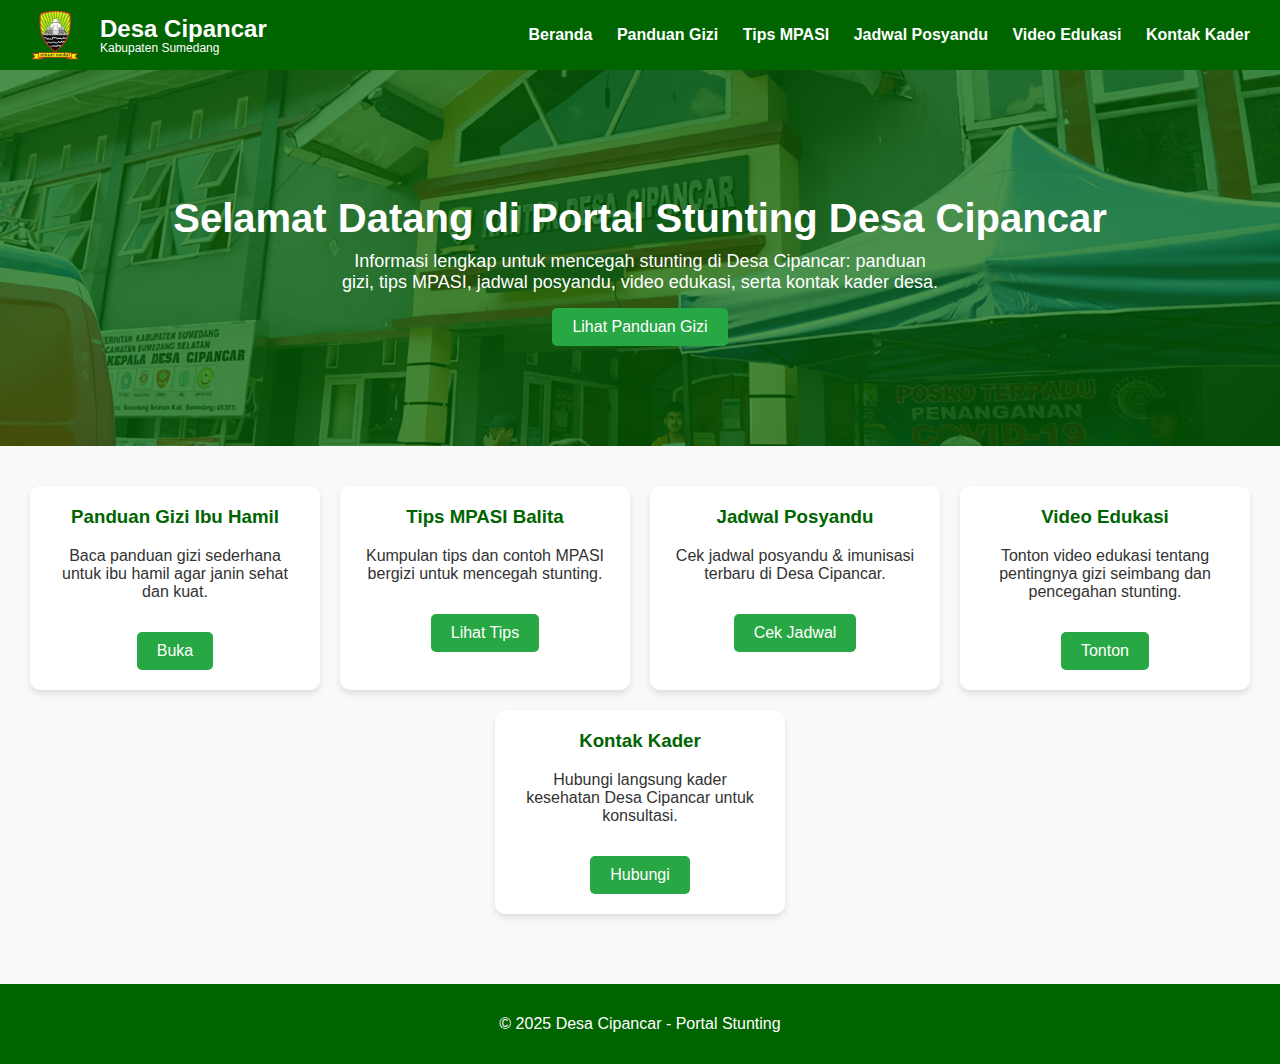
<file: portal_stunting/index.html>
<!DOCTYPE html>
<html lang="id">
<head>
  <meta charset="UTF-8">
  <meta name="viewport" content="width=device-width, initial-scale=1.0">
  <title>Portal Stunting Desa Cipancar</title>
  <link rel="stylesheet" href="style.css">
</head>
<body> 
  <meta name="viewport" content="width=device-width, initial-scale=1.0">

  <!-- Navbar -->
  <header>
    <div style="display:flex;align-items:center;">
      <img src="assets/logo.png" alt="Logo Desa Cipancar">
      <div>
        <h2>Desa Cipancar</h2>
        <small>Kabupaten Sumedang</small>
      </div>
    </div>
    <nav>
      <a href="index.html" class="active">Beranda</a>
      <a href="panduan.html">Panduan Gizi</a>
      <a href="tips.html">Tips MPASI</a>
      <a href="jadwal.html">Jadwal Posyandu</a>
      <a href="vidio.html">Video Edukasi</a>
      <a href="kontak.html">Kontak Kader</a>
    </nav>
  </header>

  <!-- Hero Section -->
  <section class="hero">
    <h1>Selamat Datang di Portal Stunting Desa Cipancar</h1>
    <p>Informasi lengkap untuk mencegah stunting di Desa Cipancar: panduan gizi, tips MPASI, jadwal posyandu, video edukasi, serta kontak kader desa.</p>
    <a href="panduan.html" class="btn">Lihat Panduan Gizi</a>
  </section>

  <!-- Konten Utama -->
  <main>
    <div class="card">
      <h3>Panduan Gizi Ibu Hamil</h3>
      <p>Baca panduan gizi sederhana untuk ibu hamil agar janin sehat dan kuat.</p>
      <a href="panduan.html" class="btn">Buka</a>
    </div>
    <div class="card">
      <h3>Tips MPASI Balita</h3>
      <p>Kumpulan tips dan contoh MPASI bergizi untuk mencegah stunting.</p>
      <a href="tips.html" class="btn">Lihat Tips</a>
    </div>
    <div class="card">
      <h3>Jadwal Posyandu</h3>
      <p>Cek jadwal posyandu & imunisasi terbaru di Desa Cipancar.</p>
      <a href="jadwal.html" class="btn">Cek Jadwal</a>
    </div>
    <div class="card">
      <h3>Video Edukasi</h3>
      <p>Tonton video edukasi tentang pentingnya gizi seimbang dan pencegahan stunting.</p>
      <a href="vidio.html" class="btn">Tonton</a>
    </div>
    <div class="card">
      <h3>Kontak Kader</h3>
      <p>Hubungi langsung kader kesehatan Desa Cipancar untuk konsultasi.</p>
      <a href="kontak.html" class="btn">Hubungi</a>
    </div>
  </main>

  <!-- Footer -->
  <footer>
    <p>© 2025 Desa Cipancar - Portal Stunting</p>
  </footer>
</body>
</html>
</file>
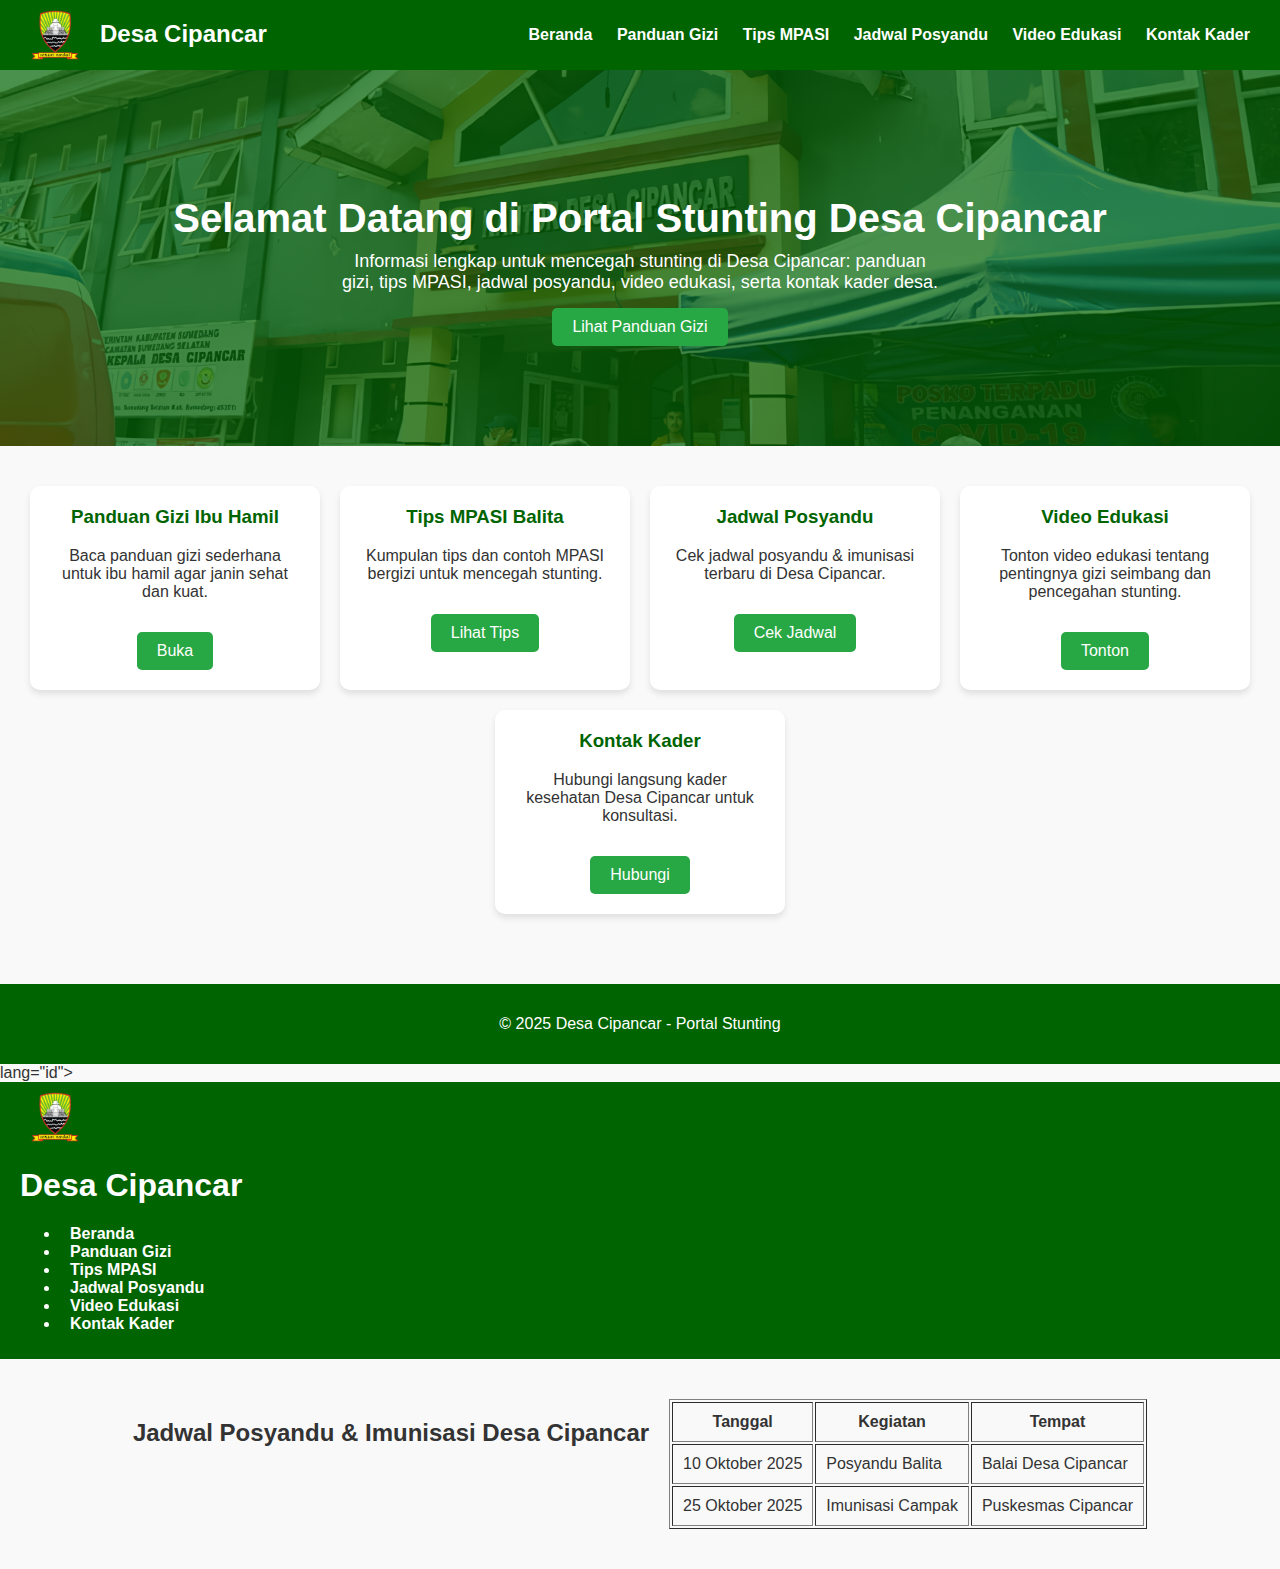
<file: portal_stunting/jadwal.html>
<!DOCTYPE html>
<html <!DOCTYPE html>
<html lang="id">
<head>
  <meta charset="UTF-8">
  <meta name="viewport" content="width=device-width, initial-scale=1.0">
  <title>Portal Stunting Desa Cipancar</title>
  <link rel="stylesheet" href="style.css">
</head>
<body>
  <!-- Navbar -->
  <header>
    <div style="display:flex;align-items:center;">
      <img src="assets/logo.png" alt="Logo Desa Cipancar">
      <h2>Desa Cipancar</h2>
    </div>
    <nav>
      <a href="index.html">Beranda</a>
      <a href="panduan.html">Panduan Gizi</a>
      <a href="tips.html">Tips MPASI</a>
      <a href="jadwal.html">Jadwal Posyandu</a>
      <a href="vidio.html">Video Edukasi</a>
      <a href="kontak.html">Kontak Kader</a>
    </nav>
  </header>

  <!-- Hero Section -->
  <section class="hero">
    <h1>Selamat Datang di Portal Stunting Desa Cipancar</h1>
    <p>Informasi lengkap untuk mencegah stunting di Desa Cipancar: panduan gizi, tips MPASI, jadwal posyandu, video edukasi, serta kontak kader desa.</p>
    <a href="panduan.html" class="btn">Lihat Panduan Gizi</a>
  </section>

  <!-- Konten Utama -->
  <main style="display:flex;flex-wrap:wrap;justify-content:center;">
    <div class="card">
      <h3>Panduan Gizi Ibu Hamil</h3>
      <p>Baca panduan gizi sederhana untuk ibu hamil agar janin sehat dan kuat.</p>
      <a href="panduan.html" class="btn">Buka</a>
    </div>
    <div class="card">
      <h3>Tips MPASI Balita</h3>
      <p>Kumpulan tips dan contoh MPASI bergizi untuk mencegah stunting.</p>
      <a href="tips.html" class="btn">Lihat Tips</a>
    </div>
    <div class="card">
      <h3>Jadwal Posyandu</h3>
      <p>Cek jadwal posyandu & imunisasi terbaru di Desa Cipancar.</p>
      <a href="jadwal.html" class="btn">Cek Jadwal</a>
    </div>
    <div class="card">
      <h3>Video Edukasi</h3>
      <p>Tonton video edukasi tentang pentingnya gizi seimbang dan pencegahan stunting.</p>
      <a href="vidio.html" class="btn">Tonton</a>
    </div>
    <div class="card">
      <h3>Kontak Kader</h3>
      <p>Hubungi langsung kader kesehatan Desa Cipancar untuk konsultasi.</p>
      <a href="kontak.html" class="btn">Hubungi</a>
    </div>
  </main>

  <!-- Footer -->
  <footer>
    <p>© 2025 Desa Cipancar - Portal Stunting</p>
  </footer>
</body>
</html>
lang="id">
<head>
  <meta charset="UTF-8">
  <meta name="viewport" content="width=device-width, initial-scale=1.0">
  <title>Jadwal Posyandu - Desa Cipancar</title>
  <link rel="stylesheet" href="style.css">
</head>
<body>
  <header>
    <nav class="navbar">
      <img src="assets/logo.png" alt="Logo Desa Cipancar" class="logo">
      <h1>Desa Cipancar</h1>
      <ul class="nav-links">
        <li><a href="index.html">Beranda</a></li>
        <li><a href="panduan.html">Panduan Gizi</a></li>
        <li><a href="tips.html">Tips MPASI</a></li>
        <li><a href="jadwal.html">Jadwal Posyandu</a></li>
        <li><a href="vidio.html">Video Edukasi</a></li>
        <li><a href="kontak.html">Kontak Kader</a></li>
      </ul>
    </nav>
  </header>

  <main>
    <h2>Jadwal Posyandu & Imunisasi Desa Cipancar</h2>
    <table border="1" cellpadding="10">
      <tr>
        <th>Tanggal</th>
        <th>Kegiatan</th>
        <th>Tempat</th>
      </tr>
      <tr>
        <td>10 Oktober 2025</td>
        <td>Posyandu Balita</td>
        <td>Balai Desa Cipancar</td>
      </tr>
      <tr>
        <td>25 Oktober 2025</td>
        <td>Imunisasi Campak</td>
        <td>Puskesmas Cipancar</td>
      </tr>
    </table>
  </main>
</body>
</html>
</file>
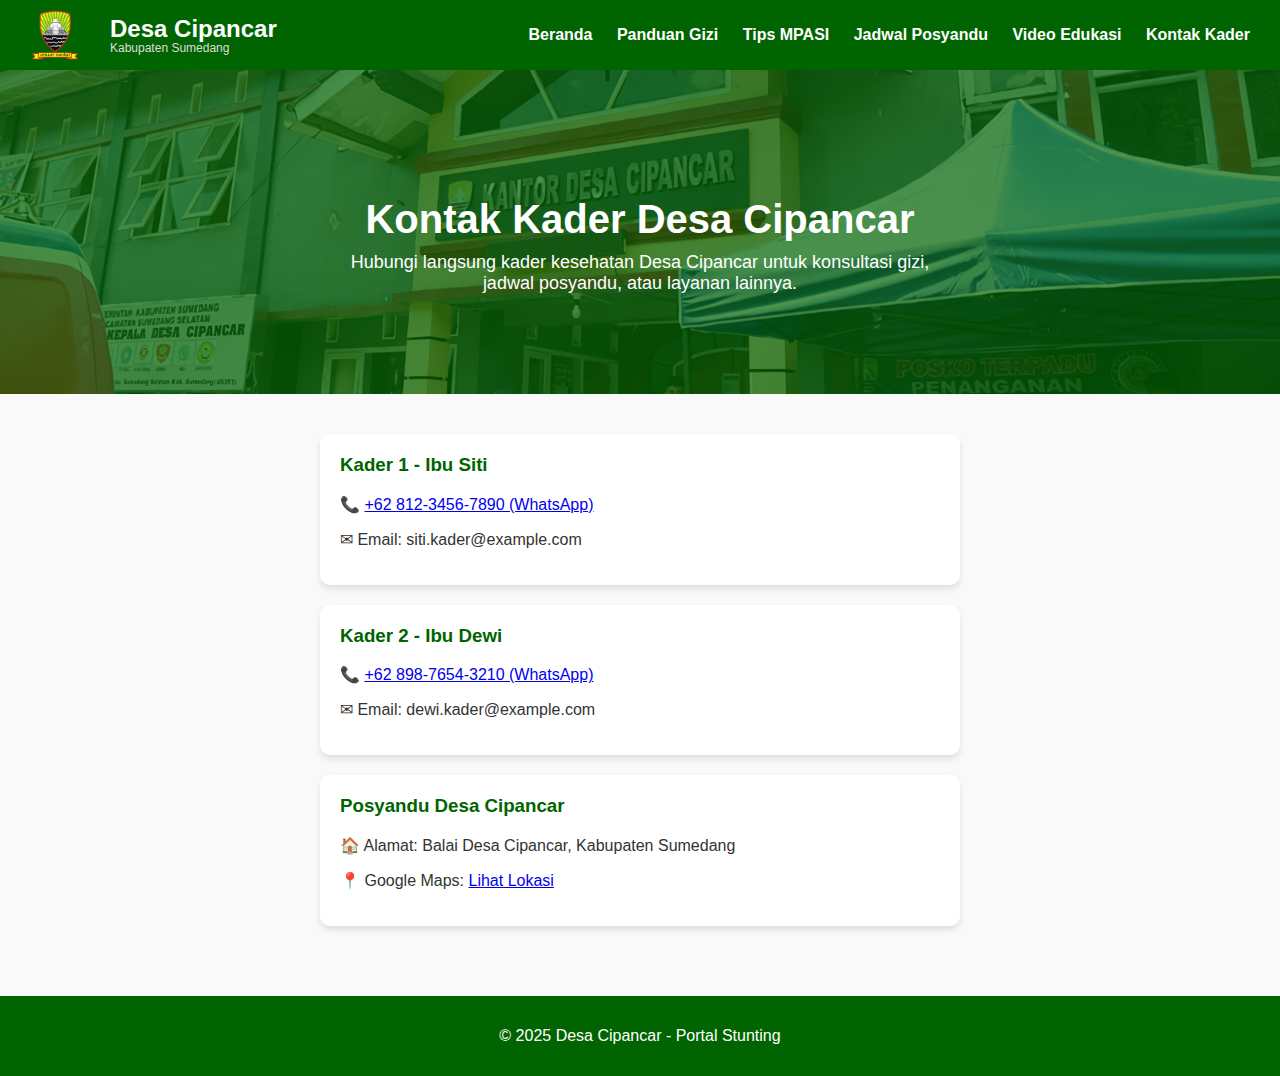
<file: portal_stunting/kontak.html>
<!DOCTYPE html>
<html lang="id">
<head>
  <meta charset="UTF-8">
  <meta name="viewport" content="width=device-width, initial-scale=1.0">
  <title>Kontak Kader - Desa Cipancar</title>
  <link rel="stylesheet" href="style.css">
</head>
<body>
  <!-- Navbar -->
  <header>
    <div style="display:flex;align-items:center;gap:10px;">
      <img src="assets/logo.png" alt="Logo Desa Cipancar" style="height:50px;">
      <div>
        <h2 style="margin:0;">Desa Cipancar</h2>
        <small style="font-size:12px;color:#ddd;">Kabupaten Sumedang</small>
      </div>
    </div>
    <nav>
      <a href="index.html">Beranda</a>
      <a href="panduan.html">Panduan Gizi</a>
      <a href="tips.html">Tips MPASI</a>
      <a href="jadwal.html">Jadwal Posyandu</a>
      <a href="vidio.html">Video Edukasi</a>
      <a href="kontak.html" class="active">Kontak Kader</a>
    </nav>
  </header>

  <!-- Hero Section -->
  <section class="hero">
    <h1>Kontak Kader Desa Cipancar</h1>
    <p>Hubungi langsung kader kesehatan Desa Cipancar untuk konsultasi gizi, jadwal posyandu, atau layanan lainnya.</p>
  </section>

  <!-- Konten Utama -->
  <main style="display:flex;flex-direction:column;align-items:center;gap:20px;">
    <div class="card" style="width:100%;max-width:600px;text-align:left;">
      <h3>Kader 1 - Ibu Siti</h3>
      <p>📞 <a href="https://wa.me/6281234567890" target="_blank">+62 812-3456-7890 (WhatsApp)</a></p>
      <p>✉ Email: siti.kader@example.com</p>
    </div>

    <div class="card" style="width:100%;max-width:600px;text-align:left;">
      <h3>Kader 2 - Ibu Dewi</h3>
      <p>📞 <a href="https://wa.me/6289876543210" target="_blank">+62 898-7654-3210 (WhatsApp)</a></p>
      <p>✉ Email: dewi.kader@example.com</p>
    </div>

    <div class="card" style="width:100%;max-width:600px;text-align:left;">
      <h3>Posyandu Desa Cipancar</h3>
      <p>🏠 Alamat: Balai Desa Cipancar, Kabupaten Sumedang</p>
      <p>📍 Google Maps: <a href="https://maps.google.com" target="_blank">Lihat Lokasi</a></p>
    </div>
  </main>

  <!-- Footer -->
  <footer>
    <p>© 2025 Desa Cipancar - Portal Stunting</p>
  </footer>
</body>
</html>
</file>
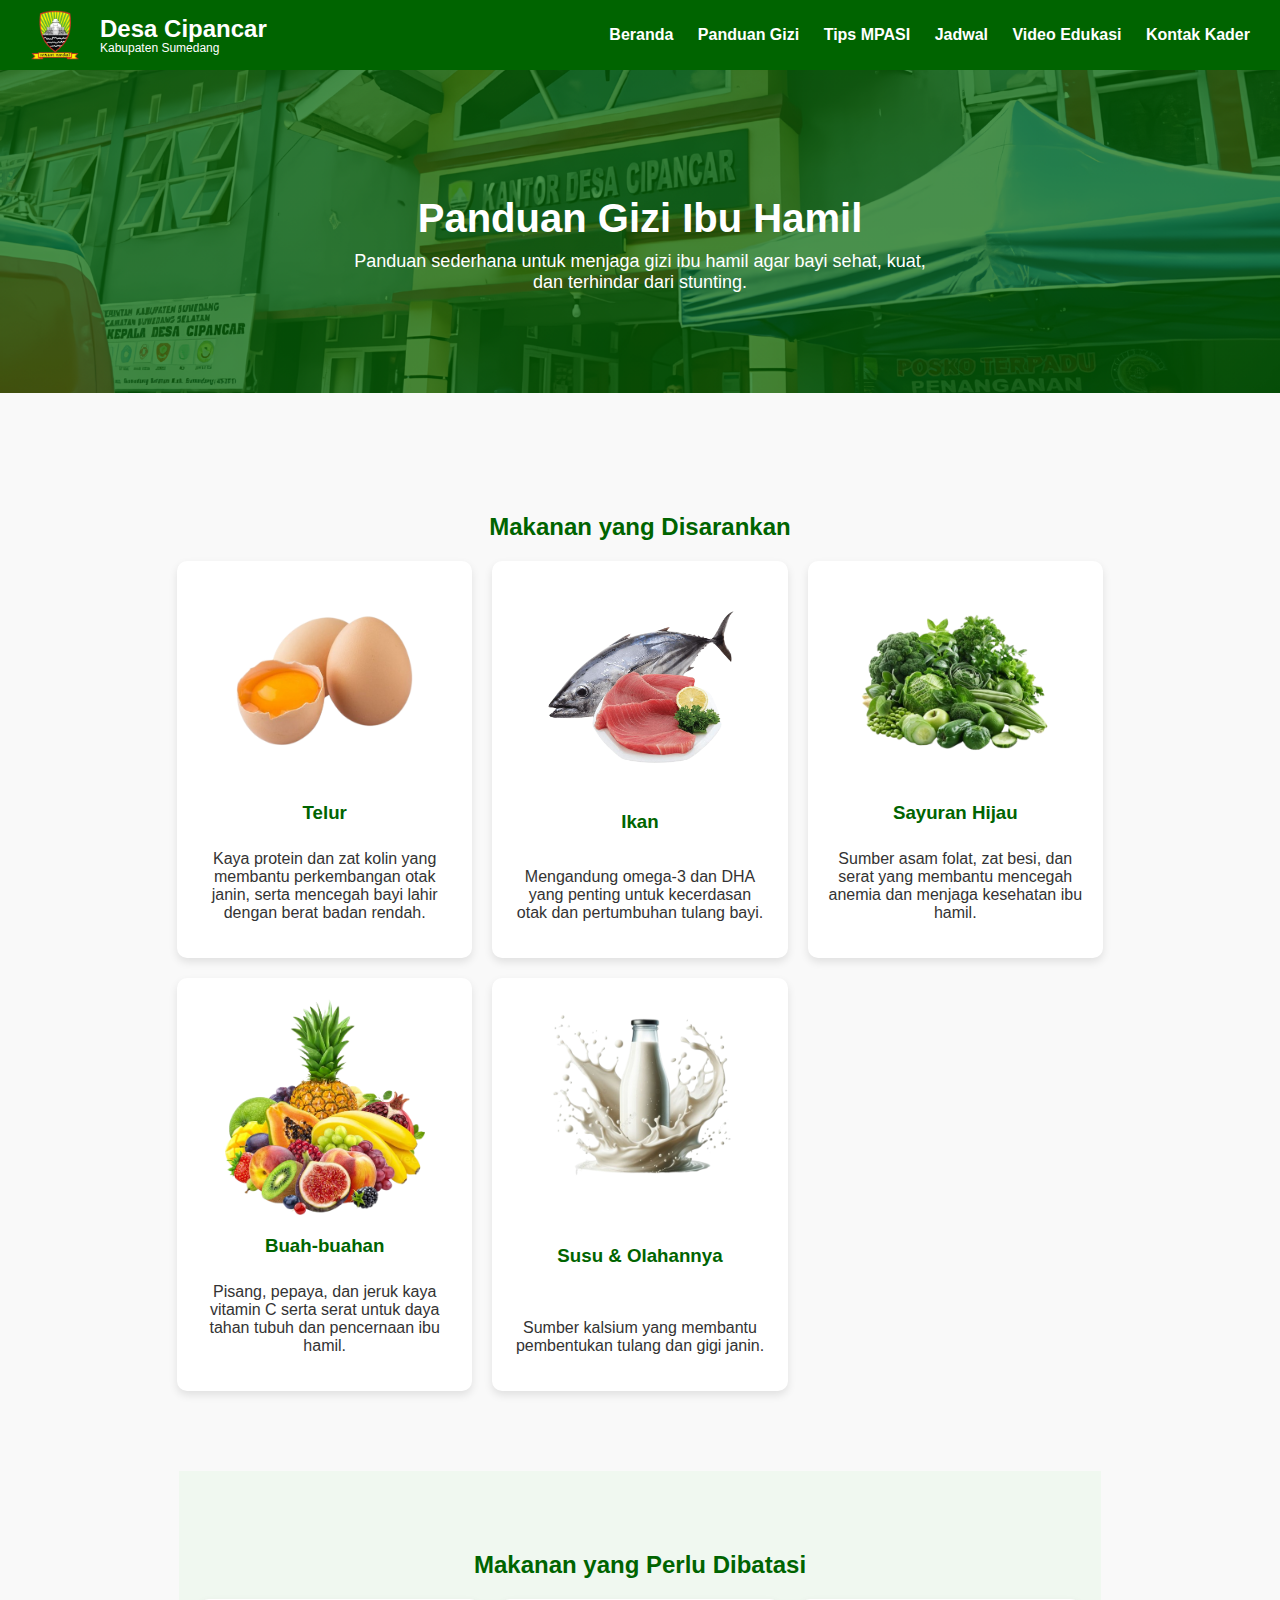
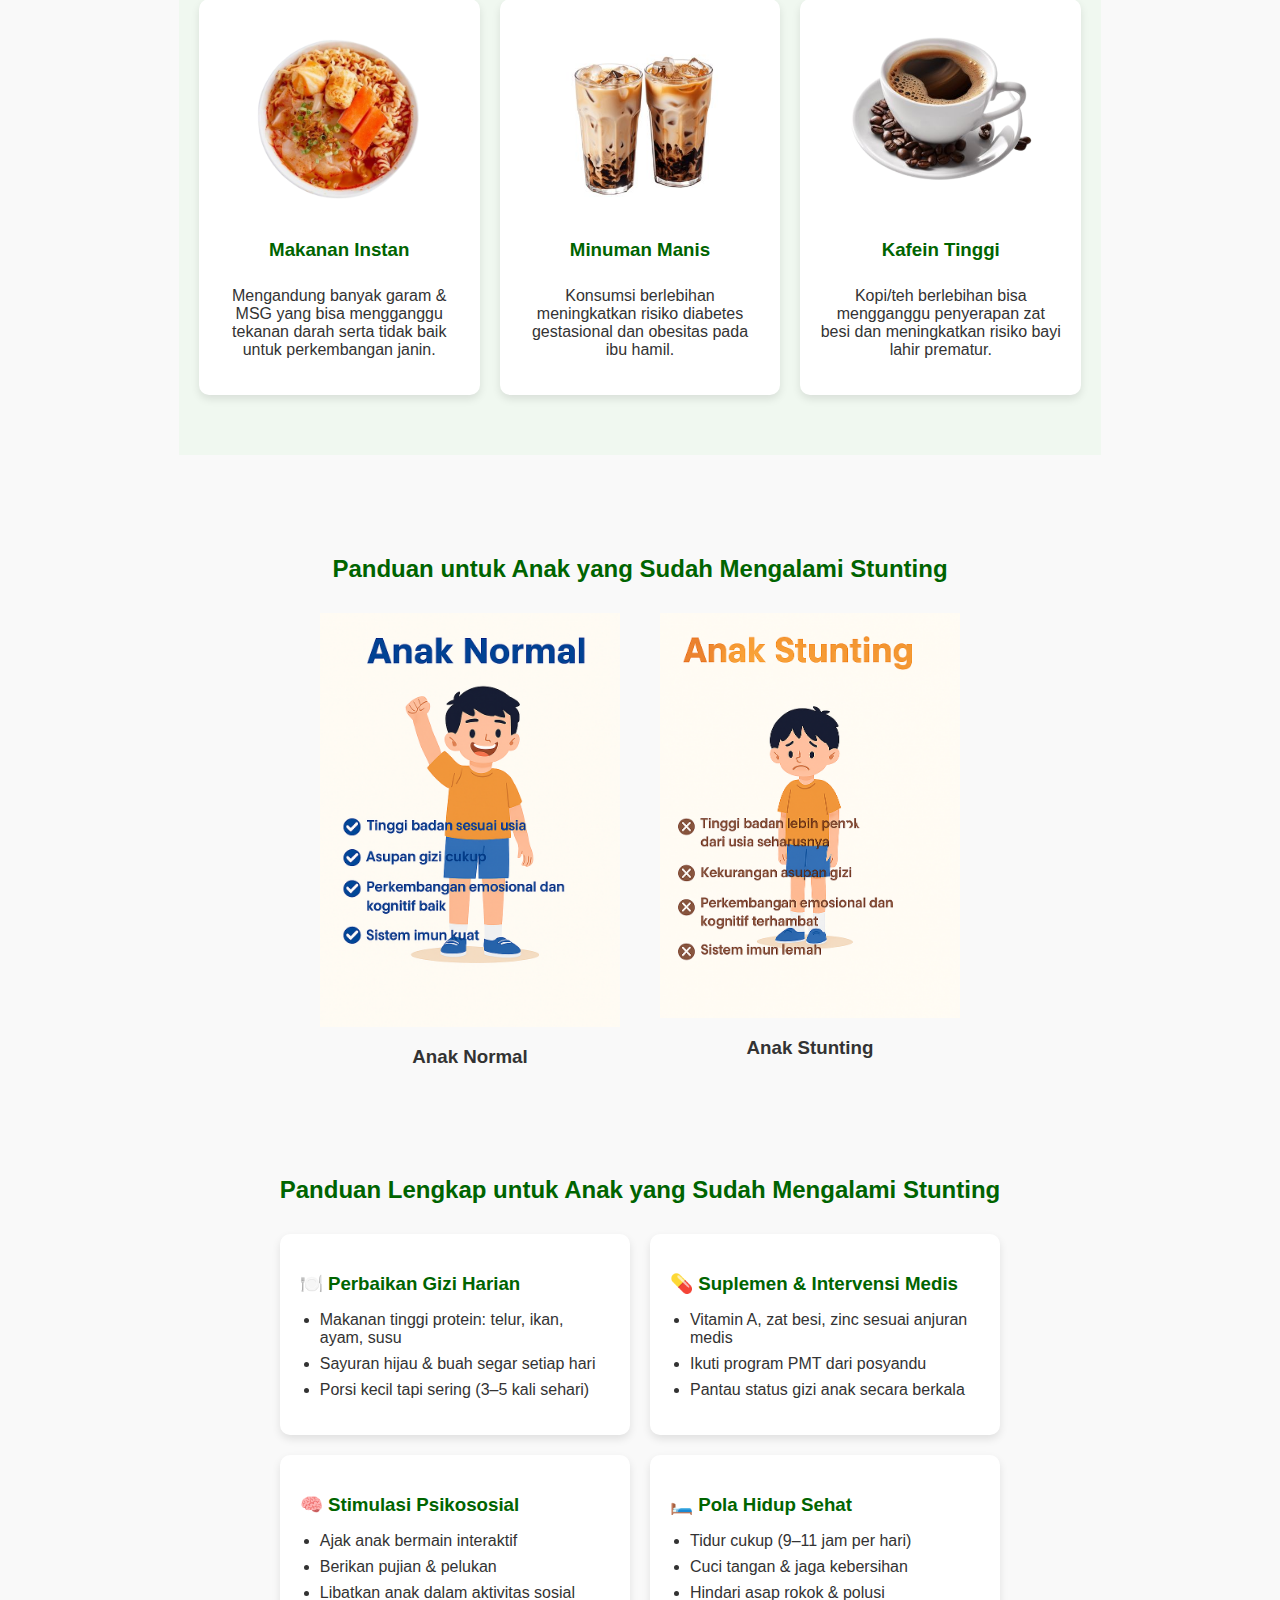
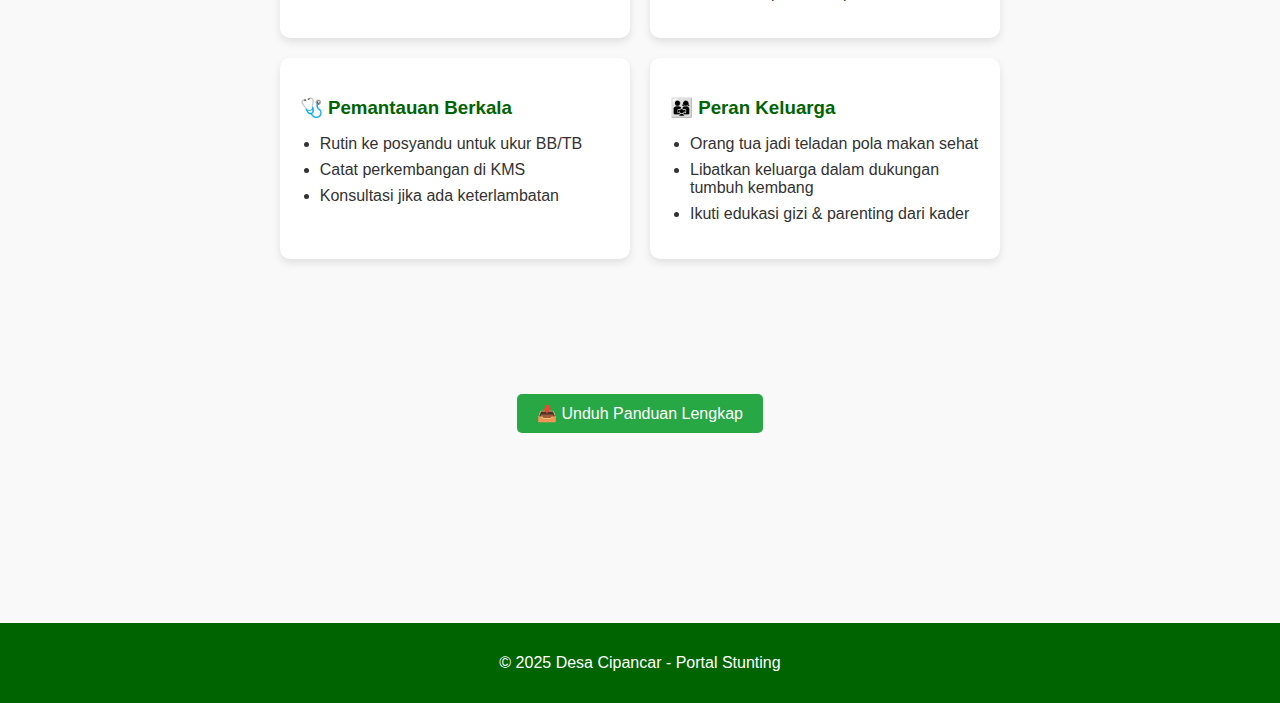
<file: portal_stunting/panduan.html>
<!DOCTYPE html>
<html lang="id">
<head>
  <meta charset="UTF-8">
  <meta name="viewport" content="width=device-width, initial-scale=1.0">
  <title>Panduan Gizi Ibu Hamil</title>
  <link rel="stylesheet" href="style.css">
</head>
<body>
  <!-- Navbar -->
  <header>
    <div style="display:flex;align-items:center;">
      <img src="assets/logo.png" alt="Logo Desa Cipancar">
      <div>
        <h2>Desa Cipancar</h2>
        <small>Kabupaten Sumedang</small>
      </div>
    </div>
    <nav>
      <a href="index.html">Beranda</a>
      <a href="panduan.html" class="active">Panduan Gizi</a>
      <a href="tips.html">Tips MPASI</a>
      <a href="jadwal.html">Jadwal</a>
      <a href="vidio.html">Video Edukasi</a>
      <a href="kontak.html">Kontak Kader</a>
    </nav>
  </header>

  <!-- Hero -->
  <section class="hero hero-panduan">
    <h1>Panduan Gizi Ibu Hamil</h1>
    <p>Panduan sederhana untuk menjaga gizi ibu hamil agar bayi sehat, kuat, 
      dan terhindar dari stunting.</p>
  </section>

  <!-- Konten -->
  <main>
    <!-- Bagian makanan disarankan -->
    <section class="section">
      <h2>Makanan yang Disarankan</h2>
      <div class="food-grid">
        <div class="food-card">
          <img src="assets/telur.png" alt="Telur">
          <h3>Telur</h3>
          <p>Kaya protein dan zat kolin yang membantu perkembangan otak janin, 
             serta mencegah bayi lahir dengan berat badan rendah.</p>
        </div>
        <div class="food-card">
          <img src="assets/ikan.png" alt="Ikan">
          <h3>Ikan</h3>
          <p>Mengandung omega-3 dan DHA yang penting untuk kecerdasan otak 
             dan pertumbuhan tulang bayi.</p>
        </div>
        <div class="food-card">
          <img src="assets/sayur.png" alt="Sayuran Hijau">
          <h3>Sayuran Hijau</h3>
          <p>Sumber asam folat, zat besi, dan serat yang membantu mencegah anemia 
             dan menjaga kesehatan ibu hamil.</p>
        </div>
        <div class="food-card">
          <img src="assets/buah buahan.png" alt="Buah">
          <h3>Buah-buahan</h3>
          <p>Pisang, pepaya, dan jeruk kaya vitamin C serta serat untuk daya tahan tubuh 
             dan pencernaan ibu hamil.</p>
        </div>
        <div class="food-card">
          <img src="assets/susu.png" alt="Susu">
          <h3>Susu & Olahannya</h3>
          <p>Sumber kalsium yang membantu pembentukan tulang dan gigi janin.</p>
        </div>
      </div>
    </section>

    <!-- Bagian makanan yang dibatasi -->
    <section class="section alt-bg">
      <h2>Makanan yang Perlu Dibatasi</h2>
      <div class="food-grid">
        <div class="food-card">
          <img src="assets/makanan instan.png" alt="Makanan Instan">
          <h3>Makanan Instan</h3>
          <p>Mengandung banyak garam & MSG yang bisa mengganggu tekanan darah 
             serta tidak baik untuk perkembangan janin.</p>
        </div>
        <div class="food-card">
          <img src="assets/minuman.jpg" alt="Minuman Manis">
          <h3>Minuman Manis</h3>
          <p>Konsumsi berlebihan meningkatkan risiko diabetes gestasional 
             dan obesitas pada ibu hamil.</p>
        </div>
        <div class="food-card">
          <img src="assets/kopi.png" alt="Kafein Tinggi">
          <h3>Kafein Tinggi</h3>
          <p>Kopi/teh berlebihan bisa mengganggu penyerapan zat besi dan meningkatkan risiko 
             bayi lahir prematur.</p>
        </div>
      </div>
    </section>

    <!-- Panduan untuk anak yang sudah stunting -->
    <section class="section">
      <h2>Panduan untuk Anak yang Sudah Mengalami Stunting</h2>
      <div class="compare">
        <div>
          <img src="assets/anak normal.png" alt="Anak Normal">
          <h3>Anak Normal</h3>
        </div>
        <div>
          <img src="assets/anak stunting.png" alt="Anak Stunting">
          <h3>Anak Stunting</h3>
        </div>
      </div>
      <!-- Tambahkan pembungkus agar teks tetap sejajar -->
<div class="stunting-guide">
  <h2>Panduan Lengkap untuk Anak yang Sudah Mengalami Stunting</h2>

  <div class="guide-grid">
    <div class="guide-card">
      <h3>🍽️ Perbaikan Gizi Harian</h3>
      <ul>
        <li>Makanan tinggi protein: telur, ikan, ayam, susu</li>
        <li>Sayuran hijau & buah segar setiap hari</li>
        <li>Porsi kecil tapi sering (3–5 kali sehari)</li>
      </ul>
    </div>

    <div class="guide-card">
      <h3>💊 Suplemen & Intervensi Medis</h3>
      <ul>
        <li>Vitamin A, zat besi, zinc sesuai anjuran medis</li>
        <li>Ikuti program PMT dari posyandu</li>
        <li>Pantau status gizi anak secara berkala</li>
      </ul>
    </div>

    <div class="guide-card">
      <h3>🧠 Stimulasi Psikososial</h3>
      <ul>
        <li>Ajak anak bermain interaktif</li>
        <li>Berikan pujian & pelukan</li>
        <li>Libatkan anak dalam aktivitas sosial</li>
      </ul>
    </div>

    <div class="guide-card">
      <h3>🛏️ Pola Hidup Sehat</h3>
      <ul>
        <li>Tidur cukup (9–11 jam per hari)</li>
        <li>Cuci tangan & jaga kebersihan</li>
        <li>Hindari asap rokok & polusi</li>
      </ul>
    </div>

    <div class="guide-card">
      <h3>🩺 Pemantauan Berkala</h3>
      <ul>
        <li>Rutin ke posyandu untuk ukur BB/TB</li>
        <li>Catat perkembangan di KMS</li>
        <li>Konsultasi jika ada keterlambatan</li>
      </ul>
    </div>

    <div class="guide-card">
      <h3>👨‍👩‍👧 Peran Keluarga</h3>
      <ul>
        <li>Orang tua jadi teladan pola makan sehat</li>
        <li>Libatkan keluarga dalam dukungan tumbuh kembang</li>
        <li>Ikuti edukasi gizi & parenting dari kader</li>
      </ul>
    </div>
  </div>
</div>

    <!-- Download Panduan -->
    <section class="section download">
      <a href="assets/panduan.pdf" class="btn">📥 Unduh Panduan Lengkap</a>
    </section>

  </main>

  <!-- Footer -->
  <footer>
    <p>© 2025 Desa Cipancar - Portal Stunting</p>
  </footer>
</body>
</html>
</file>
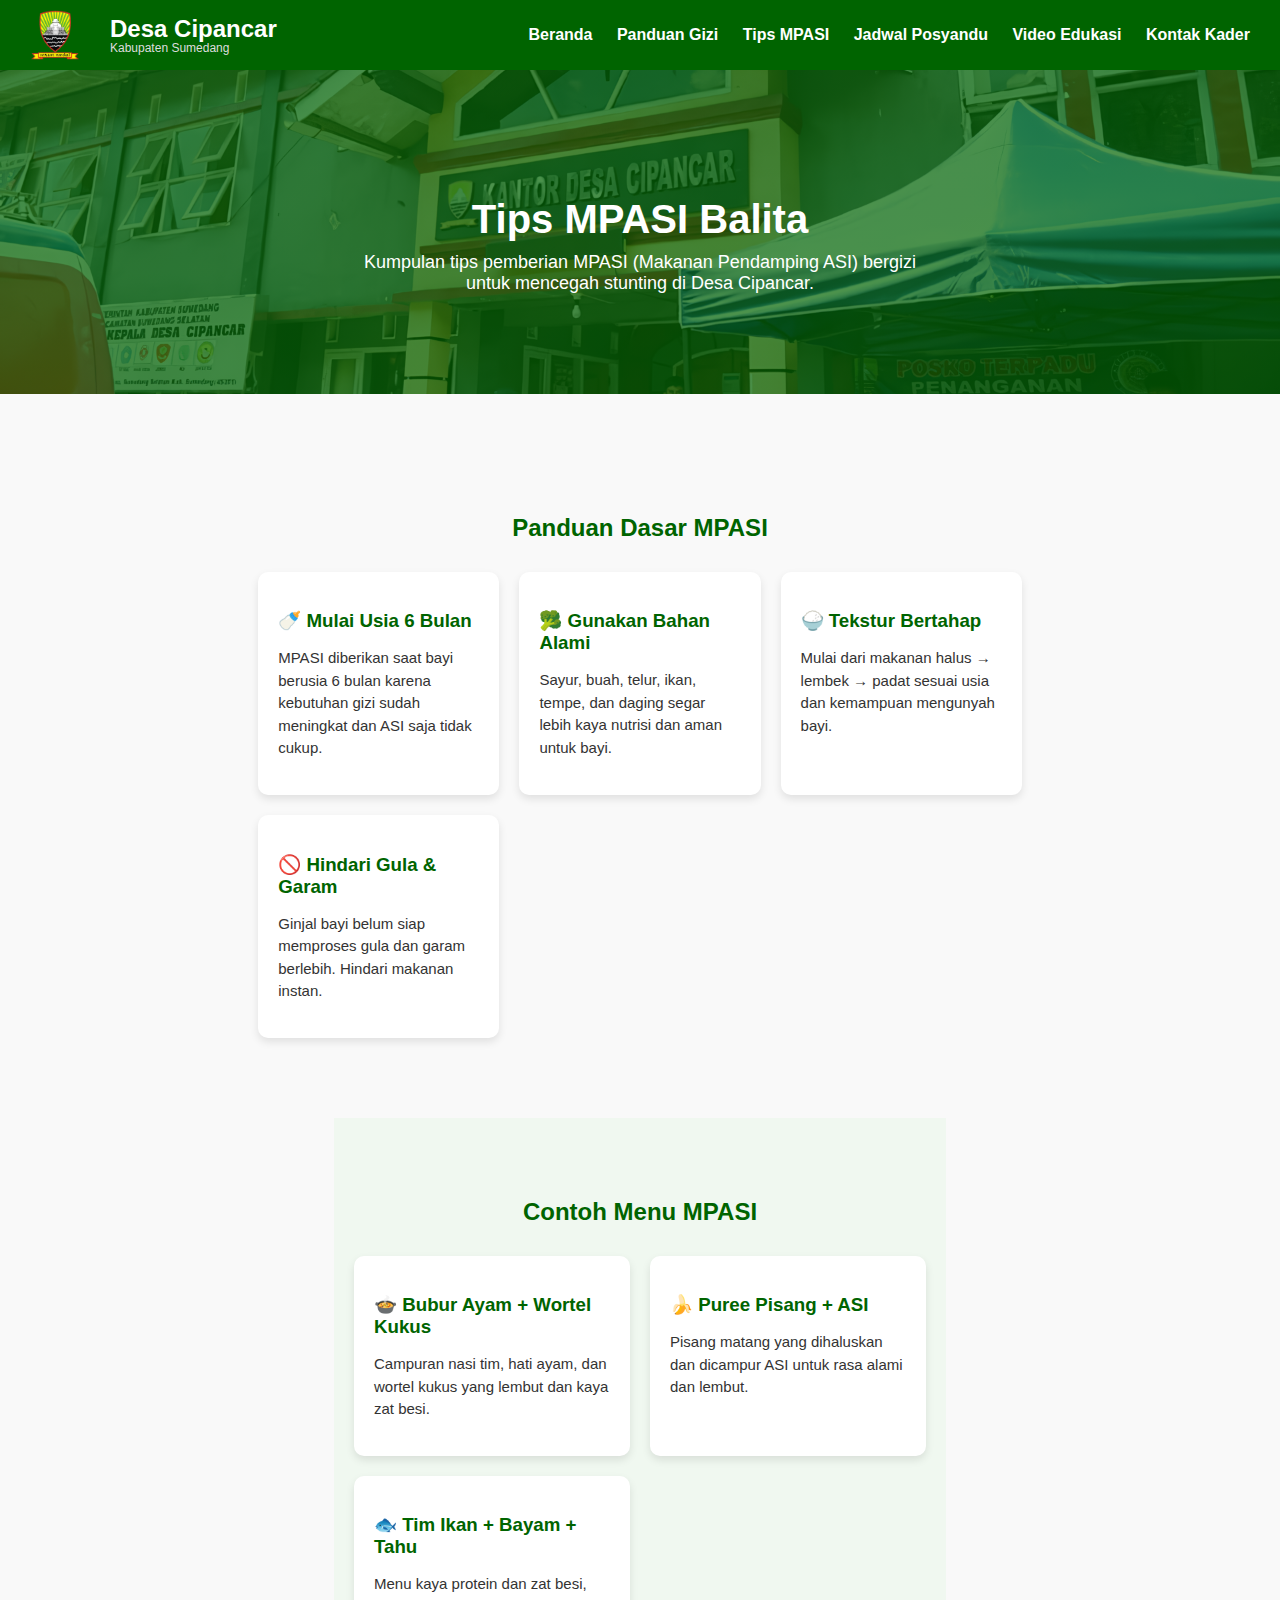
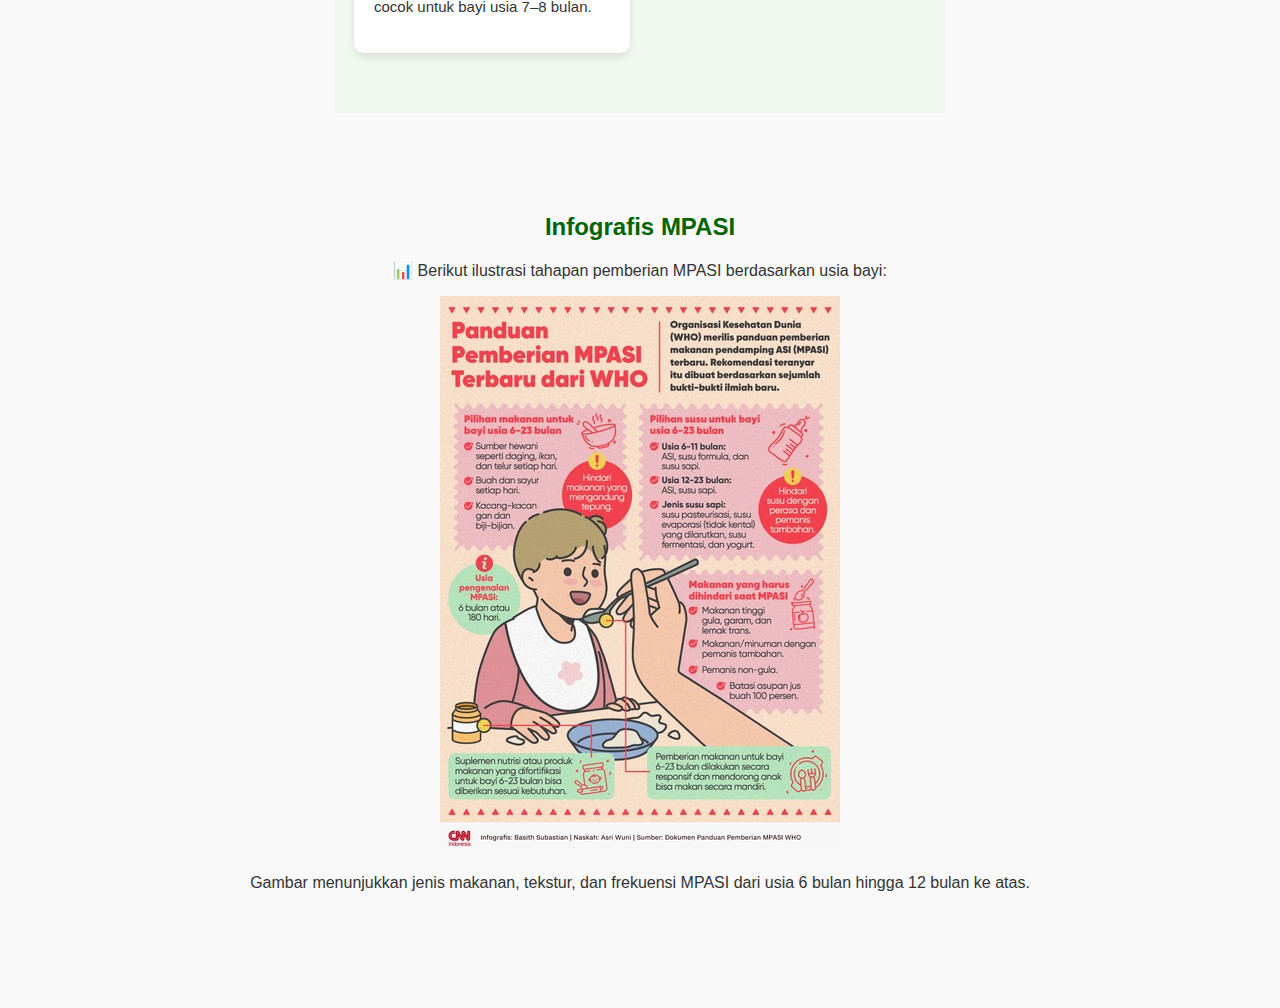
<file: portal_stunting/tips.html>
<!DOCTYPE html>
<html lang="id">
<head>
  <meta charset="UTF-8">
  <meta name="viewport" content="width=device-width, initial-scale=1.0">
  <title>Tips MPASI - Desa Cipancar</title>
  <link rel="stylesheet" href="style.css">
</head>
<body>
  <!-- Navbar -->
  <header>
    <div style="display:flex;align-items:center;gap:10px;">
      <img src="assets/logo.png" alt="Logo Desa Cipancar" style="height:50px;">
      <div>
        <h2 style="margin:0;">Desa Cipancar</h2>
        <small style="font-size:12px;color:#ddd;">Kabupaten Sumedang</small>
      </div>
    </div>
    <nav>
      <a href="index.html">Beranda</a>
      <a href="panduan.html">Panduan Gizi</a>
      <a href="tips.html" class="active">Tips MPASI</a>
      <a href="jadwal.html">Jadwal Posyandu</a>
      <a href="vidio.html">Video Edukasi</a>
      <a href="kontak.html">Kontak Kader</a>
    </nav>
  </header>

  <!-- Hero Section -->
  <section class="hero">
    <h1>Tips MPASI Balita</h1>
    <p>Kumpulan tips pemberian MPASI (Makanan Pendamping ASI) bergizi untuk mencegah stunting di Desa Cipancar.</p>
  </section>

  <main>
  <section class="section">
    <h2>Panduan Dasar MPASI</h2>
    <div class="tips-grid">
      <div class="tips-card">
        <h3>🍼 Mulai Usia 6 Bulan</h3>
        <p>MPASI diberikan saat bayi berusia 6 bulan karena kebutuhan gizi sudah meningkat dan ASI saja tidak cukup.</p>
      </div>
      <div class="tips-card">
        <h3>🥦 Gunakan Bahan Alami</h3>
        <p>Sayur, buah, telur, ikan, tempe, dan daging segar lebih kaya nutrisi dan aman untuk bayi.</p>
      </div>
      <div class="tips-card">
        <h3>🍚 Tekstur Bertahap</h3>
        <p>Mulai dari makanan halus → lembek → padat sesuai usia dan kemampuan mengunyah bayi.</p>
      </div>
      <div class="tips-card">
        <h3>🚫 Hindari Gula & Garam</h3>
        <p>Ginjal bayi belum siap memproses gula dan garam berlebih. Hindari makanan instan.</p>
      </div>
    </div>
  </section>

  <section class="section alt-bg">
    <h2>Contoh Menu MPASI</h2>
    <div class="menu-grid">
      <div class="menu-card">
        <h3>🍲 Bubur Ayam + Wortel Kukus</h3>
        <p>Campuran nasi tim, hati ayam, dan wortel kukus yang lembut dan kaya zat besi.</p>
      </div>
      <div class="menu-card">
        <h3>🍌 Puree Pisang + ASI</h3>
        <p>Pisang matang yang dihaluskan dan dicampur ASI untuk rasa alami dan lembut.</p>
      </div>
      <div class="menu-card">
        <h3>🐟 Tim Ikan + Bayam + Tahu</h3>
        <p>Menu kaya protein dan zat besi, cocok untuk bayi usia 7–8 bulan.</p>
      </div>
    </div>
  </section>

  <section class="section">
  <h2>Infografis MPASI</h2>
  <p>📊 Berikut ilustrasi tahapan pemberian MPASI berdasarkan usia bayi:</p>

  <div class="infografis-wrapper">
    <img src="assets/infografis.jpeg" alt="Infografis MPASI" class="infografis-img">
    <p class="infografis-caption">Gambar menunjukkan jenis makanan, tekstur, dan frekuensi MPASI dari usia 6 bulan hingga 12 bulan ke atas.</p>
  </div>
</section>
</file>
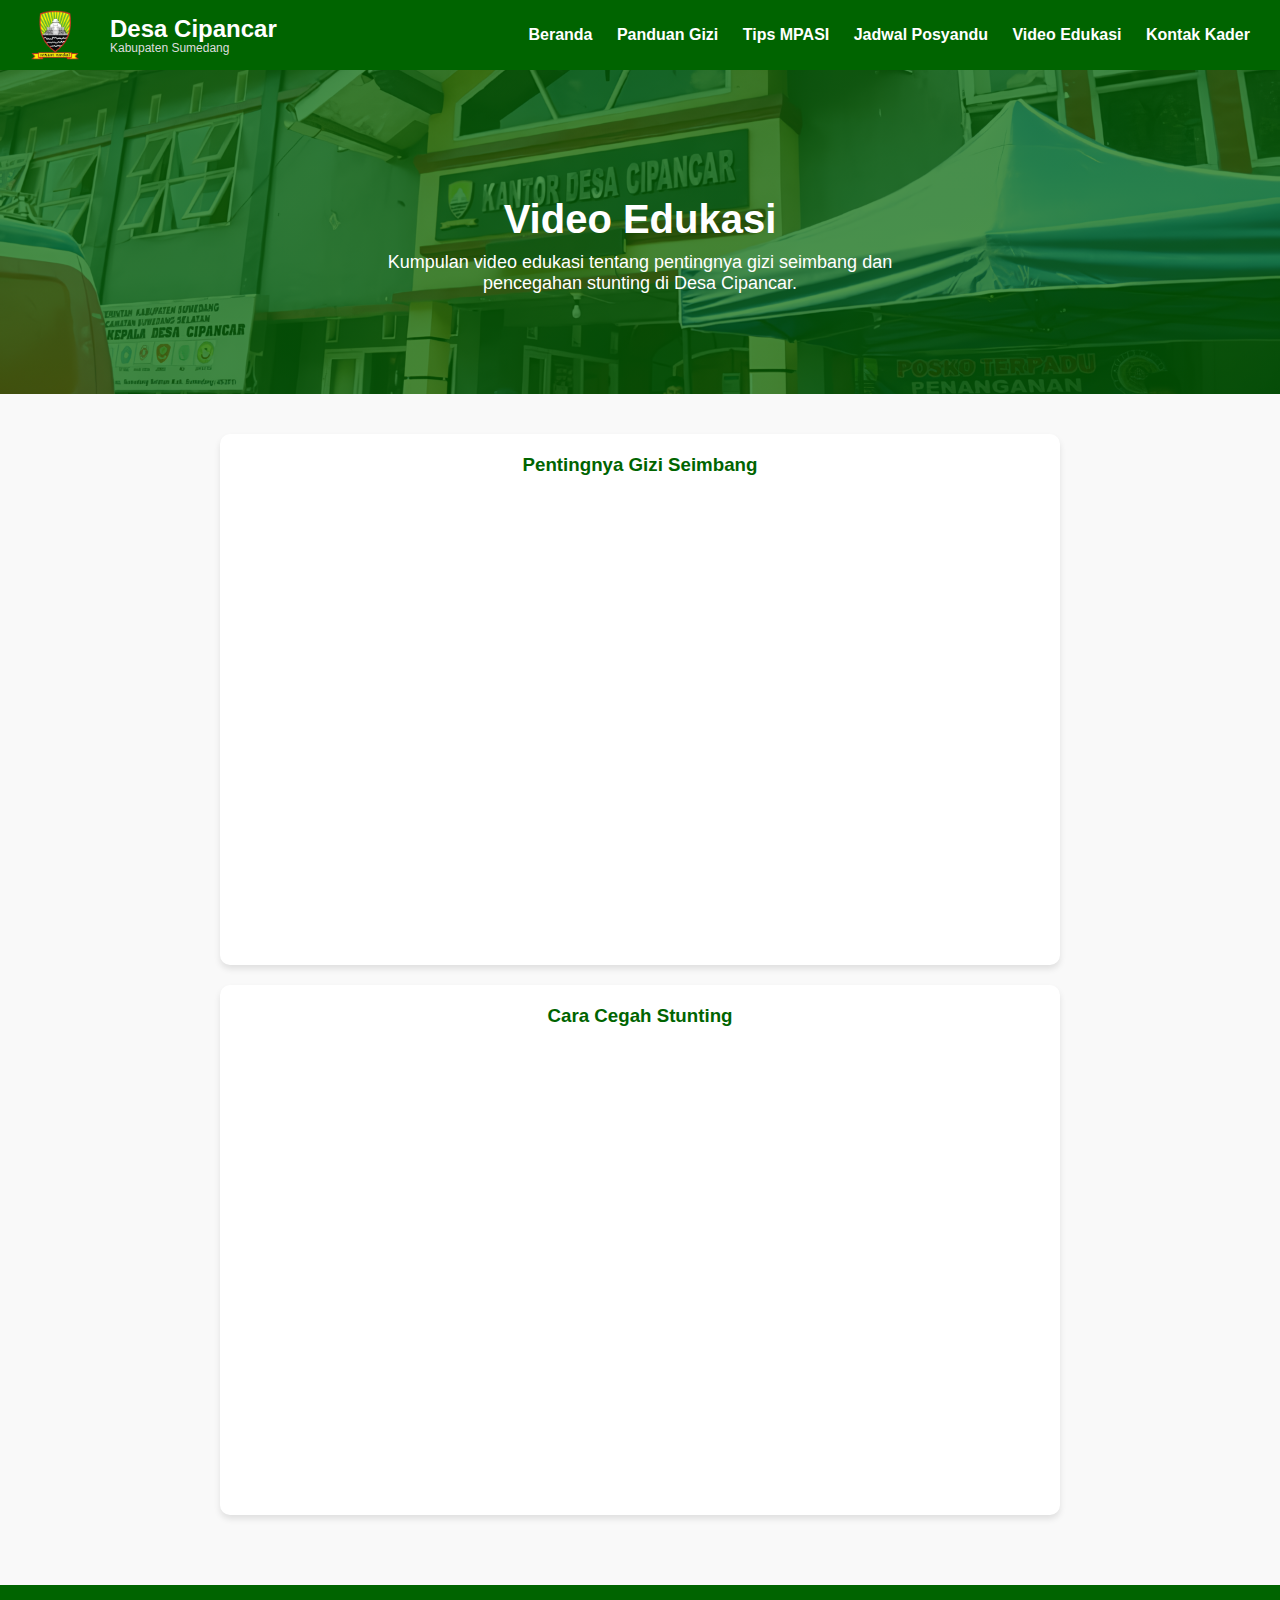
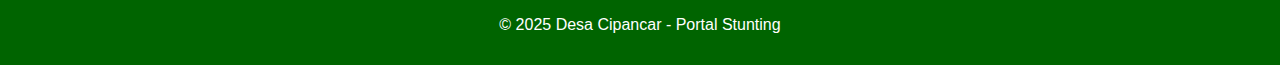
<file: portal_stunting/vidio.html>
<!DOCTYPE html>
<html lang="id">
<head>
  <meta charset="UTF-8">
  <meta name="viewport" content="width=device-width, initial-scale=1.0">
  <title>Video Edukasi - Desa Cipancar</title>
  <link rel="stylesheet" href="style.css">
</head>
<body>
  <!-- Navbar -->
  <header>
    <div style="display:flex;align-items:center;gap:10px;">
      <img src="assets/logo.png" alt="Logo Desa Cipancar" style="height:50px;">
      <div>
        <h2 style="margin:0;">Desa Cipancar</h2>
        <small style="font-size:12px;color:#ddd;">Kabupaten Sumedang</small>
      </div>
    </div>
    <nav>
      <a href="index.html">Beranda</a>
      <a href="panduan.html">Panduan Gizi</a>
      <a href="tips.html">Tips MPASI</a>
      <a href="jadwal.html">Jadwal Posyandu</a>
      <a href="vidio.html" class="active">Video Edukasi</a>
      <a href="kontak.html">Kontak Kader</a>
    </nav>
  </header>

  <!-- Hero Section -->
  <section class="hero">
    <h1>Video Edukasi</h1>
    <p>Kumpulan video edukasi tentang pentingnya gizi seimbang dan pencegahan stunting di Desa Cipancar.</p>
  </section>

  <!-- Konten Utama -->
  <main style="display:flex;flex-wrap:wrap;gap:20px;justify-content:center;">
    <div class="card" style="width:100%;max-width:800px;">
      <h3>Pentingnya Gizi Seimbang</h3>
      <div style="position:relative;padding-bottom:56.25%;height:0;overflow:hidden;border-radius:10px;">
        <iframe width="560" height="315" 
          src="https://www.youtube.com/embed/1gkTQTqJ7xg" 
          title="YouTube video" frameborder="0" 
          allow="accelerometer; autoplay; clipboard-write; encrypted-media; gyroscope; picture-in-picture" 
          allowfullscreen
          style="position:absolute;top:0;left:0;width:100%;height:100%;">
        </iframe>
      </div>
    </div>

    <div class="card" style="width:100%;max-width:800px;">
      <h3>Cara Cegah Stunting</h3>
      <div style="position:relative;padding-bottom:56.25%;height:0;overflow:hidden;border-radius:10px;">
        <iframe width="560" height="315" 
          src="https://www.youtube.com/embed/vXwZ8YXjM0Q" 
          title="YouTube video" frameborder="0" 
          allow="accelerometer; autoplay; clipboard-write; encrypted-media; gyroscope; picture-in-picture" 
          allowfullscreen
          style="position:absolute;top:0;left:0;width:100%;height:100%;">
        </iframe>
      </div>
    </div>
  </main>

  <!-- Footer -->
  <footer>
    <p>© 2025 Desa Cipancar - Portal Stunting</p>
  </footer>
</body>
</html>
</file>
<file: portal_stunting/style.css>
/* Style umum */
body {
  margin: 0;
  font-family: Arial, sans-serif;
  background-color: #f9f9f9;
  color: #333;
}

/* Navbar */
header {
  background-color: #006400;
  color: white;
  display: flex;
  justify-content: space-between;
  align-items: center;
  padding: 10px 20px;
}

header img {
  width: 70px;
  height: auto; /* biar logo tidak gepeng */
  margin-right: 10px;
}

header h2 {
  margin: 0;
  line-height: 1.2;
}

header small {
  font-size: 12px;
  display: block;
  margin-top: -3px;
}

nav a {
  color: white;
  margin: 0 10px;
  text-decoration: none;
  font-weight: bold;
}

nav a:hover {
  text-decoration: underline;
}

/* Hero Section */
.hero {
  background: linear-gradient(rgba(0, 100, 0, 0.7), rgba(0, 100, 0, 0.7)),
              url('assets/bangunan.png') center/cover no-repeat;
  color: white;
  padding: 100px 20px;
  text-align: center;
}

.hero h1 {
  font-size: 40px;
  margin-bottom: 10px;
}

.hero p {
  max-width: 600px;
  margin: auto;
  font-size: 18px;
}

.btn {
  display: inline-block;
  margin-top: 15px;
  padding: 10px 20px;
  background: #28a745;
  color: white;
  border-radius: 5px;
  text-decoration: none;
}

.btn:hover {
  background: #218838;
}

/* Card */
main {
  padding: 40px 20px;
  display: flex;
  flex-wrap: wrap;
  justify-content: center;
  gap: 20px;
}

.card {
  background: white;
  padding: 20px;
  border-radius: 10px;
  box-shadow: 0 4px 6px rgba(0,0,0,0.1);
  width: 250px;
  text-align: center;
}

.card h3 {
  margin-top: 0;
  color: #006400;
}

/* Footer */
footer {
  background: #006400;
  color: white;
  text-align: center;
  padding: 15px;
  margin-top: 30px;
}

/* Section umum */
.section {
  padding: 60px 20px;
  text-align: center;
}

.section h2 {
  color: #006400;
  margin-bottom: 20px;
}

/* Grid makanan & suplemen */
.food-grid {
  display: grid;
  grid-template-columns: repeat(auto-fit, minmax(220px, 1fr));
  gap: 20px;
  align-items: stretch; /* biar rata sejajar */
}

.food-card {
  background: #fff;
  border-radius: 10px;
  box-shadow: 0 4px 8px rgba(0,0,0,0.1);
  padding: 20px;
  text-align: center;
  transition: transform 0.2s;
  display: flex;
  flex-direction: column;
  justify-content: space-between; /* teks & tombol tetap rata */
}

.food-card:hover {
  transform: translateY(-5px);
}

.food-card img {
  width: 200px;
  height: auto;
  margin: 0 auto 10px;
}

.food-card h3 {
  margin: 10px 0;
  color: #006400;
}

.alt-bg {
  background: #f0f8f0;
}

/* Perbandingan stunting */
.compare {
  display: flex;
  justify-content: center;
  gap: 40px;
  margin: 30px 0;
  flex-wrap: wrap; /* biar responsif di HP */
}

.compare img {
  width: 300px;
  height: auto;
  display: block;
  margin: auto;
}

.download {
  text-align: center;
  margin-top: 20px;
}

.stunting-guide {
  max-width: 1200px;
  margin: 0 auto;
  text-align: center;
  padding: 40px 20px;
}

.stunting-guide h2 {
  color: #006400;
  margin-bottom: 30px;
}

.guide-grid {
  display: grid;
  grid-template-columns: repeat(auto-fit, minmax(280px, 1fr));
  gap: 20px;
}

.guide-card {
  background: #fff;
  border-radius: 10px;
  box-shadow: 0 4px 8px rgba(0,0,0,0.1);
  padding: 20px;
  text-align: left;
}

.guide-card h3 {
  color: #006400;
  margin-bottom: 10px;
}

.guide-card ul {
  padding-left: 20px;
}

.guide-card ul li {
  margin-bottom: 8px;
}
.tips-grid, .menu-grid {
  display: grid;
  grid-template-columns: repeat(auto-fit, minmax(220px, 1fr));
  gap: 20px;
  margin-top: 30px;
}

.tips-card, .menu-card {
  background: #fff;
  border-radius: 10px;
  box-shadow: 0 4px 8px rgba(0,0,0,0.1);
  padding: 20px;
  text-align: left;
}

.tips-card h3, .menu-card h3 {
  color: #006400;
  margin-bottom: 10px;
}

.tips-card p, .menu-card p {
  font-size: 15px;
  line-height: 1.5;
}
</file>
